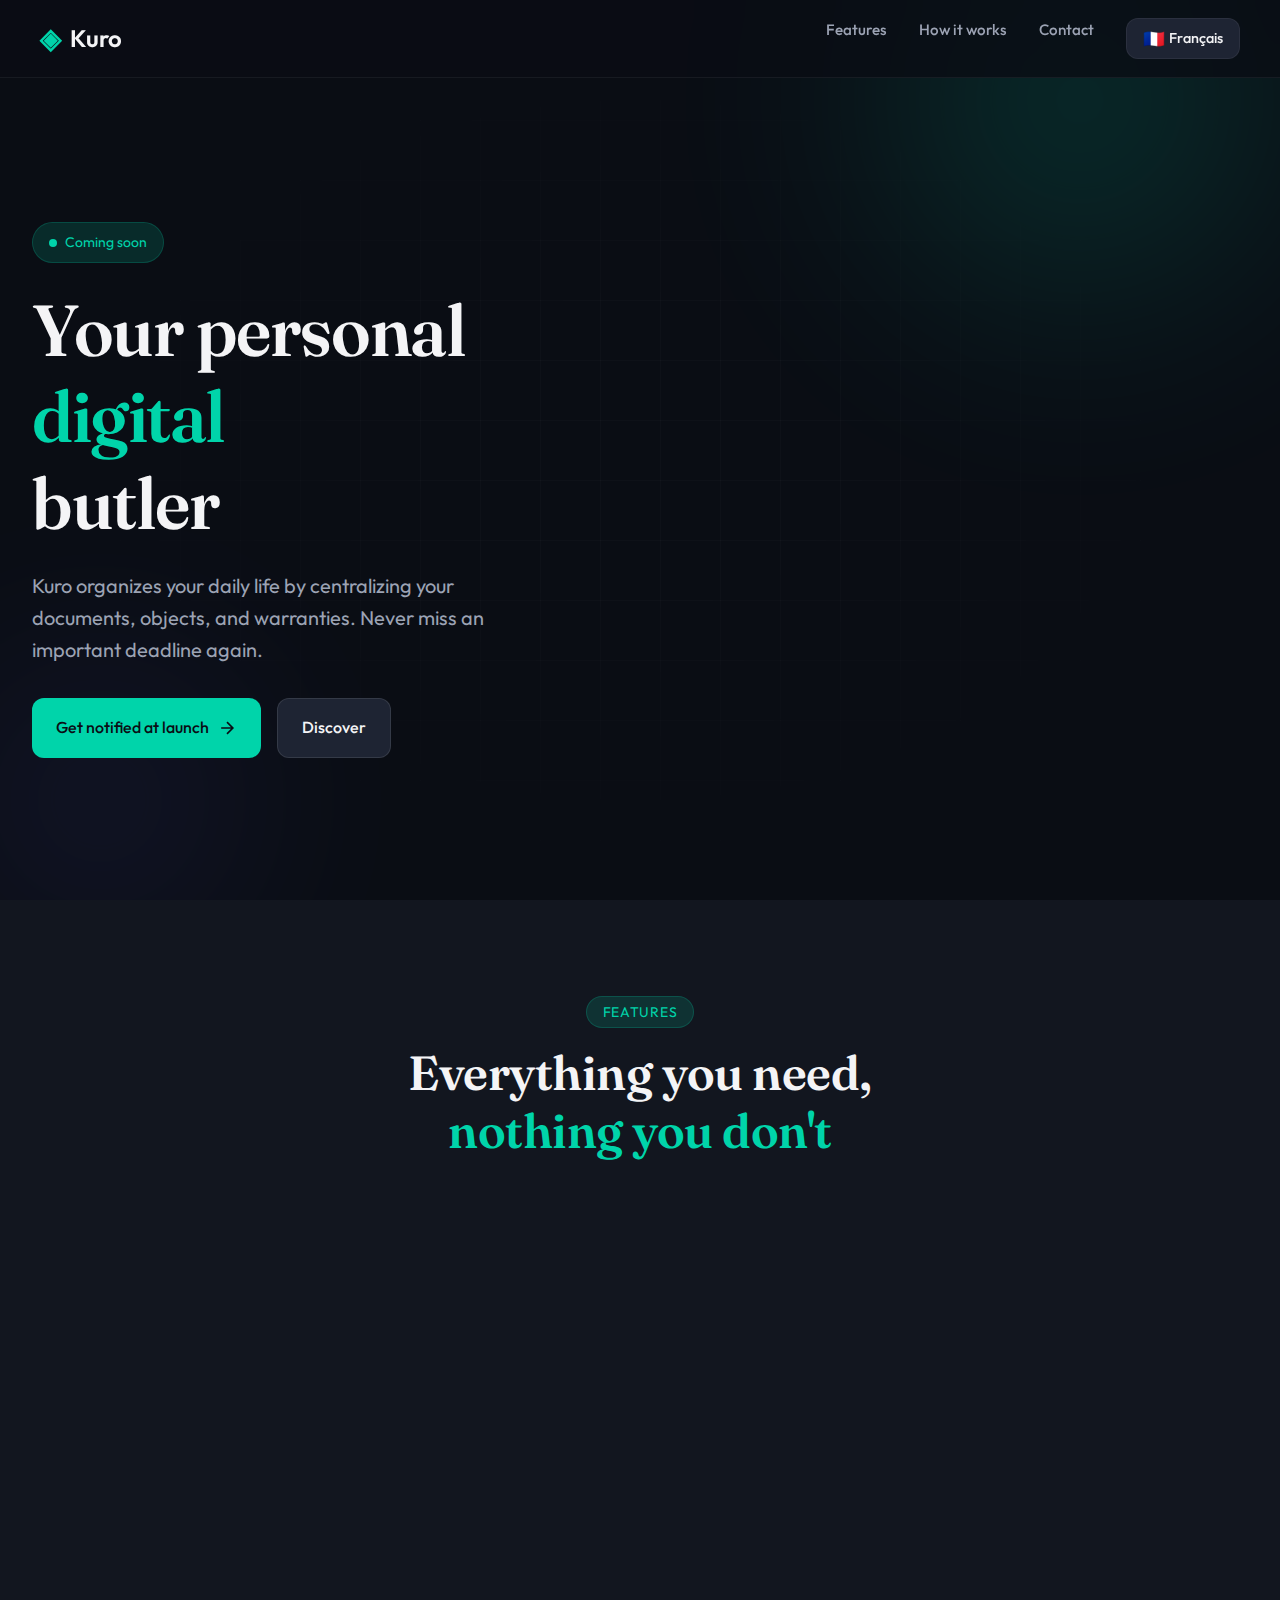
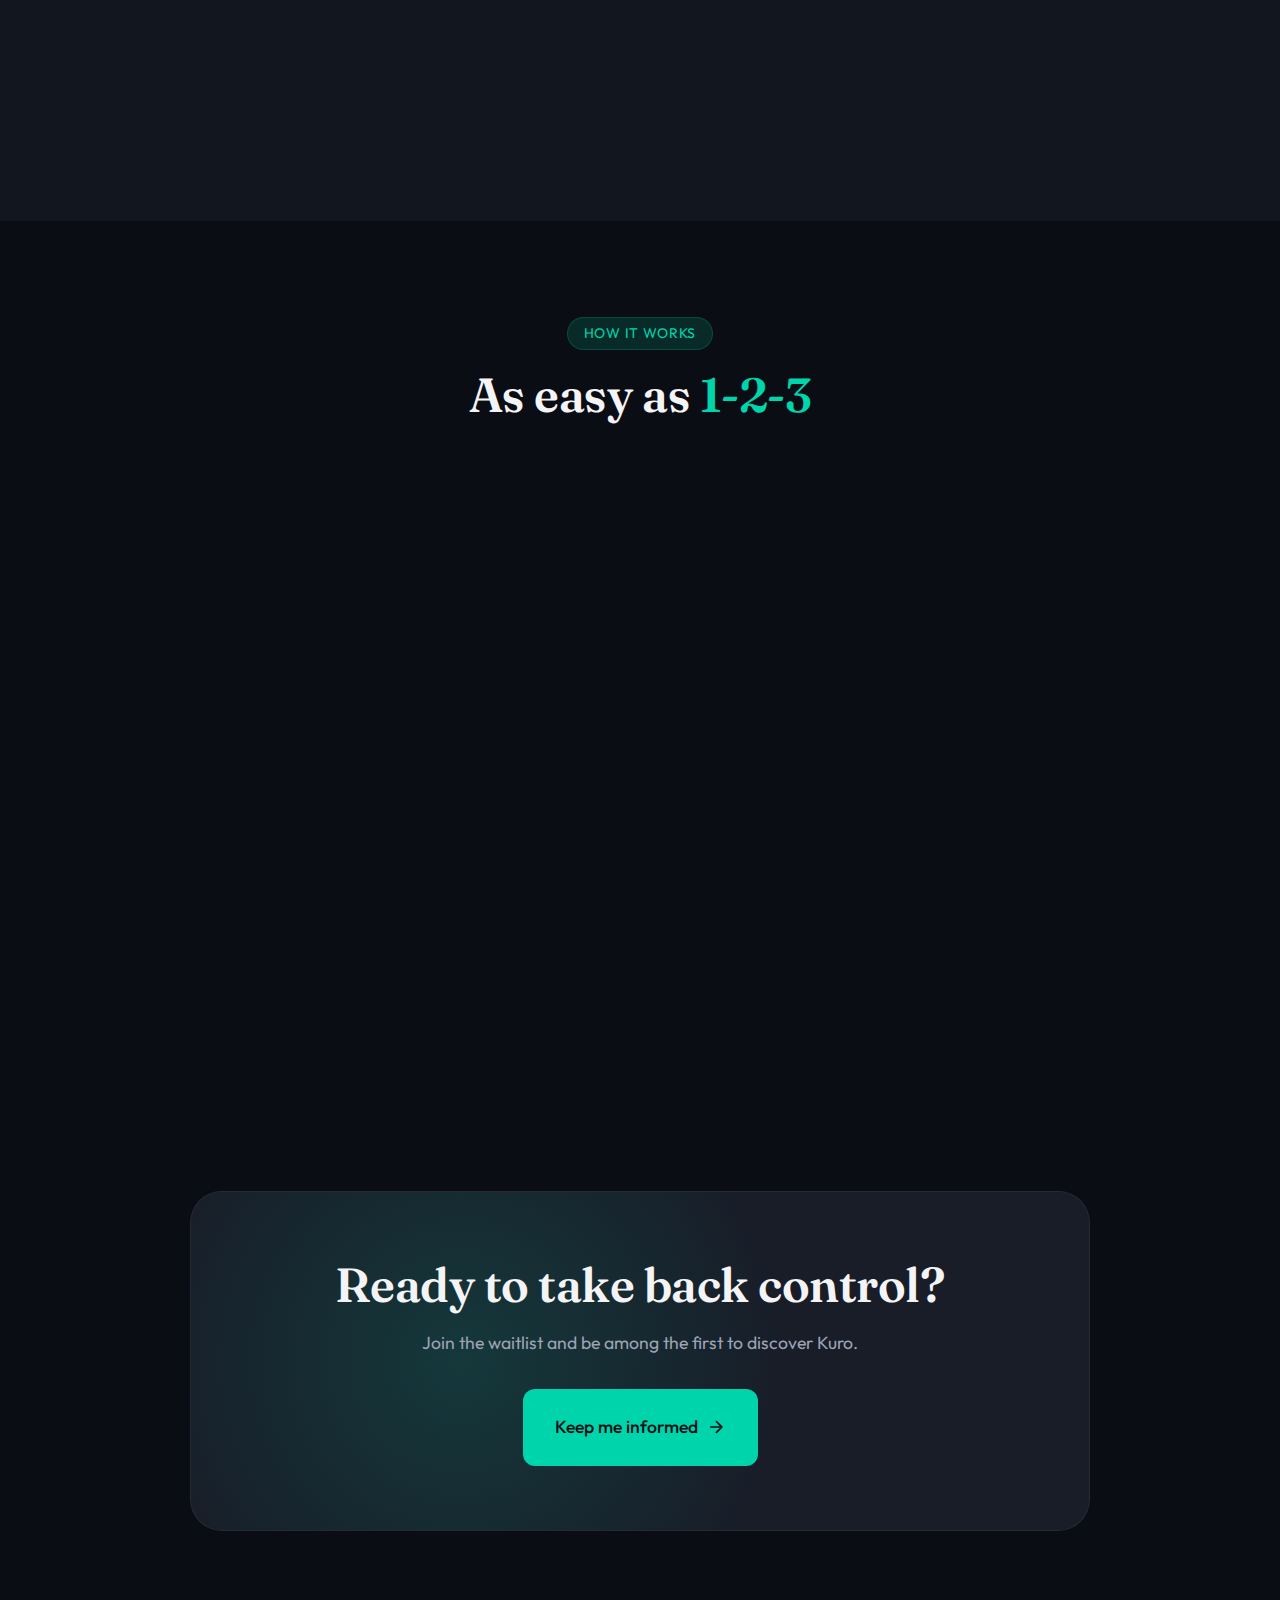
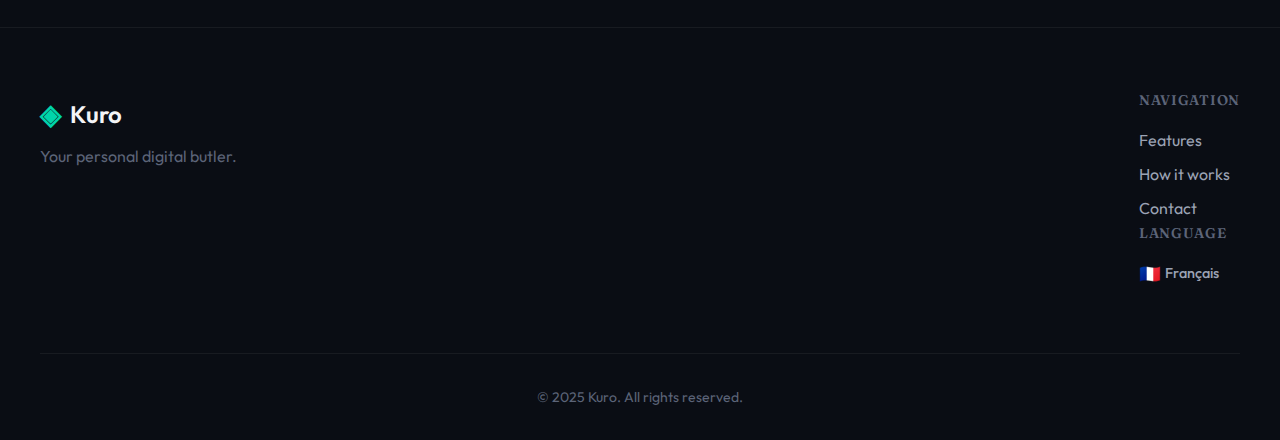
<file: index.html>
<!DOCTYPE html>
<html lang="fr">
<head>
    <meta charset="UTF-8">
    <meta name="viewport" content="width=device-width, initial-scale=1.0">
    <title>Kuro - Your Digital Butler | Votre Majordome Numérique</title>
    <meta name="description" content="Kuro organizes your daily life by centralizing your documents, objects, and warranties. Never miss an important deadline again.">
    <link rel="stylesheet" href="styles.css">
    <link rel="preconnect" href="https://fonts.googleapis.com">
    <link rel="preconnect" href="https://fonts.gstatic.com" crossorigin>
    <link href="https://fonts.googleapis.com/css2?family=Outfit:wght@300;400;500;600;700&family=Fraunces:opsz,wght@9..144,400;9..144,600;9..144,700&display=swap" rel="stylesheet">
</head>
<body>
    <!-- Navigation -->
    <nav class="navbar">
        <div class="nav-container">
            <a href="/" class="logo">
                <span class="logo-icon">◈</span>
                <span class="logo-text">Kuro</span>
            </a>
            <div class="nav-links">
                <a href="#features" data-i18n="nav.features">Fonctionnalités</a>
                <a href="#how-it-works" data-i18n="nav.how">Comment ça marche</a>
                <a href="contact.html" data-i18n="nav.contact">Contact</a>
                <button class="lang-switch" aria-label="Change language">
                    <span class="flag">🇬🇧</span>
                    <span class="lang-label">English</span>
                </button>
            </div>
            <button class="mobile-menu-btn" aria-label="Menu">
                <span></span>
                <span></span>
                <span></span>
            </button>
        </div>
    </nav>

    <!-- Mobile Menu -->
    <div class="mobile-menu">
        <a href="#features" data-i18n="nav.features">Fonctionnalités</a>
        <a href="#how-it-works" data-i18n="nav.how">Comment ça marche</a>
        <a href="contact.html" data-i18n="nav.contact">Contact</a>
        <button class="lang-switch mobile-lang">
            <span class="flag">🇬🇧</span>
            <span class="lang-label">English</span>
        </button>
    </div>

    <!-- Hero Section -->
    <section class="hero">
        <div class="hero-bg">
            <div class="grid-pattern"></div>
            <div class="gradient-orb orb-1"></div>
            <div class="gradient-orb orb-2"></div>
        </div>
        <div class="hero-content">
            <div class="hero-badge">
                <span class="badge-dot"></span>
                <span data-i18n="hero.badge">Bientôt disponible</span>
            </div>
            <h1>
                <span data-i18n="hero.title.1">Votre</span> <span class="highlight" data-i18n="hero.title.highlight">majordome</span><br>
                <span data-i18n="hero.title.2">numérique</span>
            </h1>
            <p class="hero-subtitle" data-i18n="hero.subtitle">
                Kuro organise votre vie quotidienne en centralisant vos documents, 
                objets et garanties. Ne ratez plus jamais une échéance importante.
            </p>
            <div class="hero-cta">
                <a href="contact.html" class="btn btn-primary">
                    <span data-i18n="hero.cta.primary">Être notifié du lancement</span>
                    <svg width="20" height="20" viewBox="0 0 24 24" fill="none" stroke="currentColor" stroke-width="2">
                        <path d="M5 12h14M12 5l7 7-7 7"/>
                    </svg>
                </a>
                <a href="#features" class="btn btn-secondary" data-i18n="hero.cta.secondary">Découvrir</a>
            </div>
        </div>
        <div class="hero-visual">
            <div class="device-frame">
                <div class="device-screen">
                    <div class="app-preview">
                        <div class="preview-header">
                            <div class="preview-title" data-i18n="preview.title">Mes Objets</div>
                            <div class="preview-count" data-i18n="preview.count">12 éléments</div>
                        </div>
                        <div class="preview-card card-1">
                            <div class="card-icon">📱</div>
                            <div class="card-info">
                                <div class="card-name" data-i18n="preview.item1.name">iPhone 15 Pro</div>
                                <div class="card-meta" data-i18n="preview.item1.meta">Garantie expire dans 8 mois</div>
                            </div>
                            <div class="card-status status-ok"></div>
                        </div>
                        <div class="preview-card card-2">
                            <div class="card-icon">🖥️</div>
                            <div class="card-info">
                                <div class="card-name" data-i18n="preview.item2.name">MacBook Pro M3</div>
                                <div class="card-meta" data-i18n="preview.item2.meta">Garantie expire dans 2 ans</div>
                            </div>
                            <div class="card-status status-ok"></div>
                        </div>
                        <div class="preview-card card-3">
                            <div class="card-icon">🔧</div>
                            <div class="card-info">
                                <div class="card-name" data-i18n="preview.item3.name">Lave-vaisselle Bosch</div>
                                <div class="card-meta" data-i18n="preview.item3.meta">⚠️ Garantie expire bientôt</div>
                            </div>
                            <div class="card-status status-warning"></div>
                        </div>
                    </div>
                </div>
            </div>
        </div>
    </section>

    <!-- Features Section -->
    <section id="features" class="features">
        <div class="section-container">
            <div class="section-header">
                <span class="section-tag" data-i18n="features.tag">Fonctionnalités</span>
                <h2><span data-i18n="features.title.1">Tout ce dont vous avez besoin,</span><br><span class="highlight" data-i18n="features.title.highlight">rien de superflu</span></h2>
            </div>
            <div class="features-grid">
                <div class="feature-card">
                    <div class="feature-icon">
                        <svg width="32" height="32" viewBox="0 0 24 24" fill="none" stroke="currentColor" stroke-width="1.5">
                            <path d="M14 2H6a2 2 0 0 0-2 2v16a2 2 0 0 0 2 2h12a2 2 0 0 0 2-2V8z"/>
                            <polyline points="14,2 14,8 20,8"/>
                            <line x1="16" y1="13" x2="8" y2="13"/>
                            <line x1="16" y1="17" x2="8" y2="17"/>
                            <polyline points="10,9 9,9 8,9"/>
                        </svg>
                    </div>
                    <h3 data-i18n="features.documents.title">Gestion de documents</h3>
                    <p data-i18n="features.documents.desc">Centralisez vos factures, garanties et manuels. Retrouvez n'importe quel document en quelques secondes.</p>
                </div>
                <div class="feature-card">
                    <div class="feature-icon">
                        <svg width="32" height="32" viewBox="0 0 24 24" fill="none" stroke="currentColor" stroke-width="1.5">
                            <path d="M21 16V8a2 2 0 0 0-1-1.73l-7-4a2 2 0 0 0-2 0l-7 4A2 2 0 0 0 3 8v8a2 2 0 0 0 1 1.73l7 4a2 2 0 0 0 2 0l7-4A2 2 0 0 0 21 16z"/>
                            <polyline points="3.27,6.96 12,12.01 20.73,6.96"/>
                            <line x1="12" y1="22.08" x2="12" y2="12"/>
                        </svg>
                    </div>
                    <h3 data-i18n="features.inventory.title">Inventaire d'objets</h3>
                    <p data-i18n="features.inventory.desc">Cataloguez tous vos biens : électroménager, électronique, mobilier. Chaque objet a sa fiche complète.</p>
                </div>
                <div class="feature-card">
                    <div class="feature-icon">
                        <svg width="32" height="32" viewBox="0 0 24 24" fill="none" stroke="currentColor" stroke-width="1.5">
                            <circle cx="12" cy="12" r="10"/>
                            <polyline points="12,6 12,12 16,14"/>
                        </svg>
                    </div>
                    <h3 data-i18n="features.reminders.title">Rappels intelligents</h3>
                    <p data-i18n="features.reminders.desc">Notifications automatiques pour les garanties qui expirent, les entretiens à prévoir et les échéances importantes.</p>
                </div>
                <div class="feature-card">
                    <div class="feature-icon">
                        <svg width="32" height="32" viewBox="0 0 24 24" fill="none" stroke="currentColor" stroke-width="1.5">
                            <path d="M12 22s8-4 8-10V5l-8-3-8 3v7c0 6 8 10 8 10z"/>
                        </svg>
                    </div>
                    <h3 data-i18n="features.security.title">Données sécurisées</h3>
                    <p data-i18n="features.security.desc">Vos informations restent privées et protégées. Synchronisation chiffrée sur tous vos appareils.</p>
                </div>
                <div class="feature-card">
                    <div class="feature-icon">
                        <svg width="32" height="32" viewBox="0 0 24 24" fill="none" stroke="currentColor" stroke-width="1.5">
                            <circle cx="11" cy="11" r="8"/>
                            <path d="m21 21-4.35-4.35"/>
                        </svg>
                    </div>
                    <h3 data-i18n="features.search.title">Recherche rapide</h3>
                    <p data-i18n="features.search.desc">Trouvez instantanément n'importe quel objet ou document grâce à notre moteur de recherche intelligent.</p>
                </div>
                <div class="feature-card">
                    <div class="feature-icon">
                        <svg width="32" height="32" viewBox="0 0 24 24" fill="none" stroke="currentColor" stroke-width="1.5">
                            <path d="M3 9l9-7 9 7v11a2 2 0 0 1-2 2H5a2 2 0 0 1-2-2z"/>
                            <polyline points="9,22 9,12 15,12 15,22"/>
                        </svg>
                    </div>
                    <h3 data-i18n="features.rooms.title">Organisation par pièce</h3>
                    <p data-i18n="features.rooms.desc">Organisez vos objets par pièce de votre maison pour une navigation intuitive et logique.</p>
                </div>
            </div>
        </div>
    </section>

    <!-- How it works -->
    <section id="how-it-works" class="how-it-works">
        <div class="section-container">
            <div class="section-header">
                <span class="section-tag" data-i18n="how.tag">Comment ça marche</span>
                <h2><span data-i18n="how.title.1">Simple comme</span> <span class="highlight" data-i18n="how.title.highlight">bonjour</span></h2>
            </div>
            <div class="steps">
                <div class="step">
                    <div class="step-number">01</div>
                    <div class="step-content">
                        <h3 data-i18n="how.step1.title">Ajoutez vos objets</h3>
                        <p data-i18n="how.step1.desc">Prenez une photo, scannez le code-barres ou entrez manuellement les informations de vos biens.</p>
                    </div>
                </div>
                <div class="step">
                    <div class="step-number">02</div>
                    <div class="step-content">
                        <h3 data-i18n="how.step2.title">Attachez les documents</h3>
                        <p data-i18n="how.step2.desc">Liez les factures, garanties et manuels à chaque objet pour tout avoir au même endroit.</p>
                    </div>
                </div>
                <div class="step">
                    <div class="step-number">03</div>
                    <div class="step-content">
                        <h3 data-i18n="how.step3.title">Recevez des rappels</h3>
                        <p data-i18n="how.step3.desc">Kuro vous prévient avant l'expiration des garanties et vous rappelle les entretiens à effectuer.</p>
                    </div>
                </div>
            </div>
        </div>
    </section>

    <!-- CTA Section -->
    <section class="cta-section">
        <div class="cta-container">
            <div class="cta-bg">
                <div class="cta-pattern"></div>
            </div>
            <div class="cta-content">
                <h2 data-i18n="cta.title">Prêt à reprendre le contrôle ?</h2>
                <p data-i18n="cta.subtitle">Rejoignez la liste d'attente et soyez parmi les premiers à découvrir Kuro.</p>
                <a href="contact.html" class="btn btn-primary btn-large">
                    <span data-i18n="cta.button">Me tenir informé</span>
                    <svg width="20" height="20" viewBox="0 0 24 24" fill="none" stroke="currentColor" stroke-width="2">
                        <path d="M5 12h14M12 5l7 7-7 7"/>
                    </svg>
                </a>
            </div>
        </div>
    </section>

    <!-- Footer -->
    <footer class="footer">
        <div class="footer-container">
            <div class="footer-brand">
                <a href="/" class="logo">
                    <span class="logo-icon">◈</span>
                    <span class="logo-text">Kuro</span>
                </a>
                <p data-i18n="footer.tagline">Votre majordome numérique personnel.</p>
            </div>
            <div class="footer-links">
                <div class="footer-col">
                    <h4 data-i18n="footer.nav">Navigation</h4>
                    <a href="#features" data-i18n="nav.features">Fonctionnalités</a>
                    <a href="#how-it-works" data-i18n="nav.how">Comment ça marche</a>
                    <a href="contact.html" data-i18n="nav.contact">Contact</a>
                </div>
                <div class="footer-col">
                    <h4 data-i18n="footer.language">Langue</h4>
                    <button class="lang-switch footer-lang">
                        <span class="flag">🇬🇧</span>
                        <span class="lang-label">English</span>
                    </button>
                </div>
            </div>
            <div class="footer-bottom">
                <p data-i18n="footer.rights">© 2025 Kuro. Tous droits réservés.</p>
            </div>
        </div>
    </footer>

    <script src="i18n/translations.js"></script>
    <script src="i18n/i18n.js"></script>
    <script src="script.js"></script>
</body>
</html>
</file>
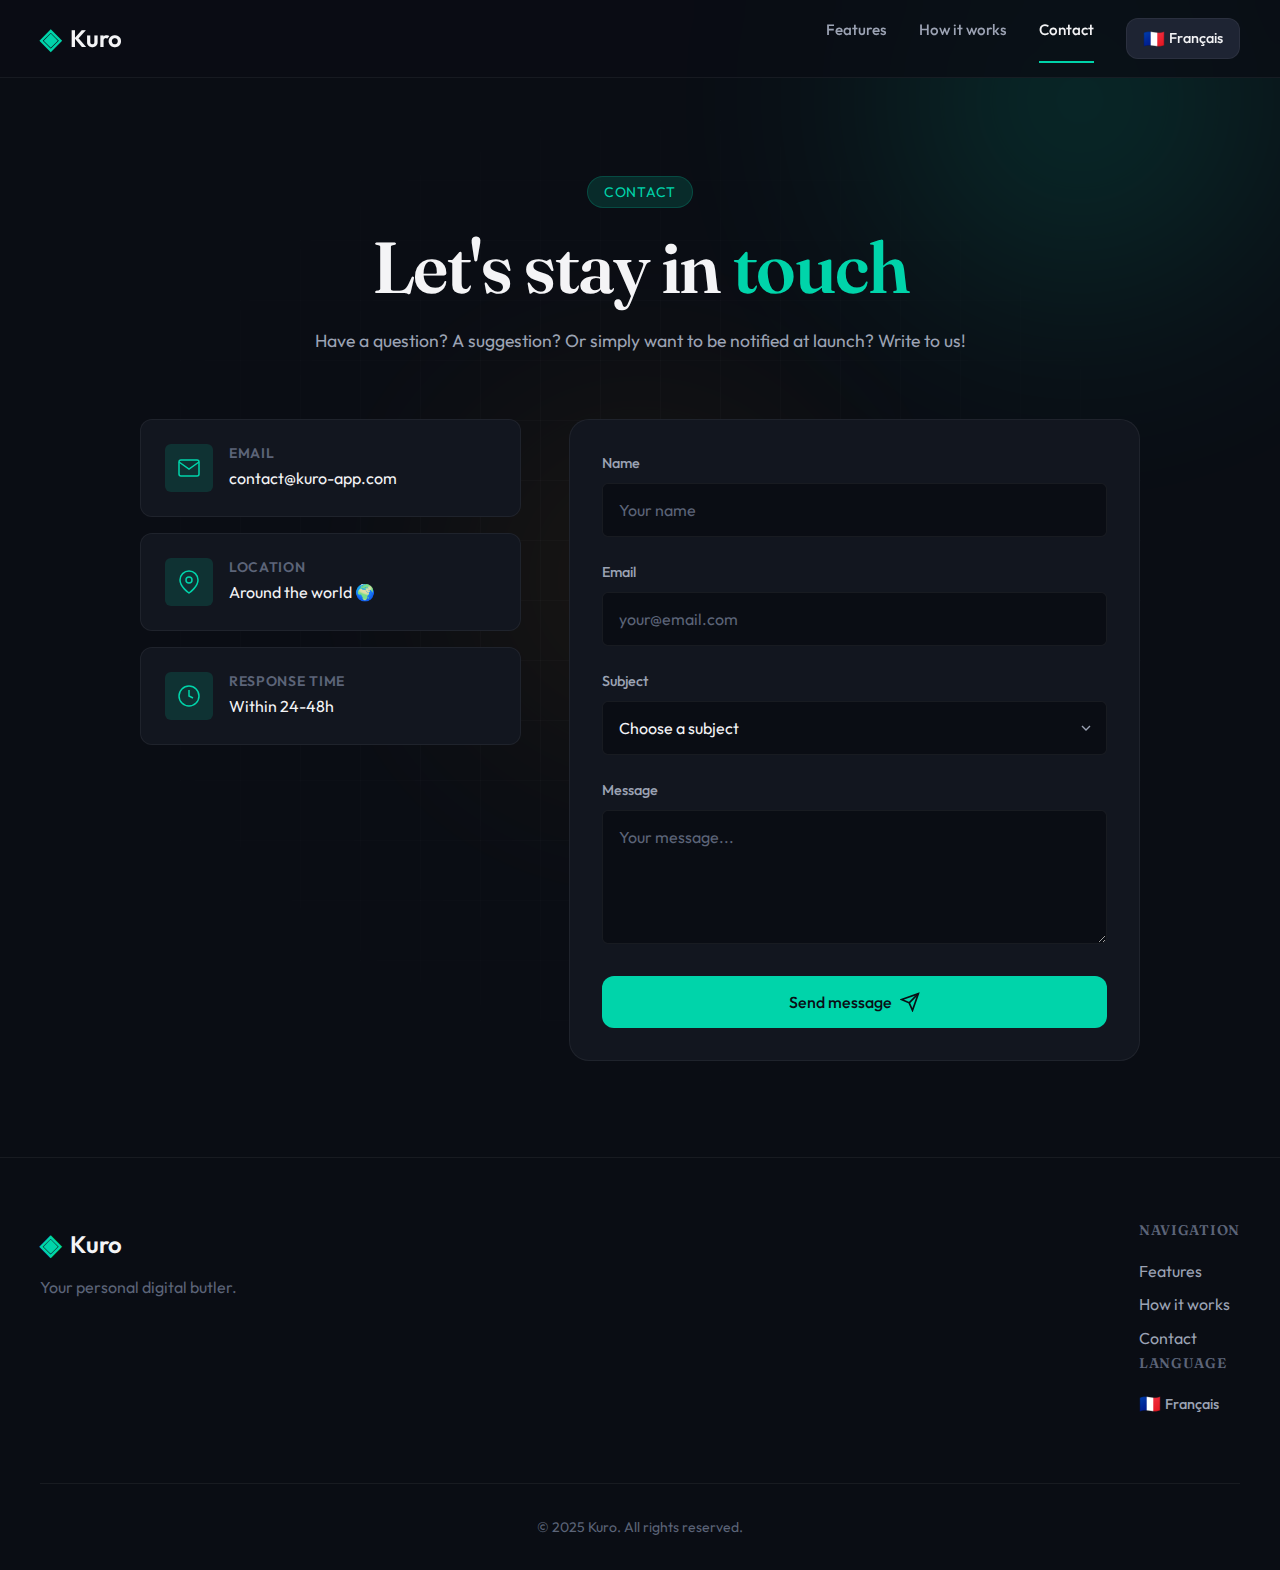
<file: contact.html>
<!DOCTYPE html>
<html lang="fr">
<head>
    <meta charset="UTF-8">
    <meta name="viewport" content="width=device-width, initial-scale=1.0">
    <title>Contact - Kuro</title>
    <meta name="description" content="Contact the Kuro team for any questions or to join the waitlist.">
    <link rel="stylesheet" href="styles.css">
    <link rel="preconnect" href="https://fonts.googleapis.com">
    <link rel="preconnect" href="https://fonts.gstatic.com" crossorigin>
    <link href="https://fonts.googleapis.com/css2?family=Outfit:wght@300;400;500;600;700&family=Fraunces:opsz,wght@9..144,400;9..144,600;9..144,700&display=swap" rel="stylesheet">
</head>
<body>
    <!-- Navigation -->
    <nav class="navbar">
        <div class="nav-container">
            <a href="/" class="logo">
                <span class="logo-icon">◈</span>
                <span class="logo-text">Kuro</span>
            </a>
            <div class="nav-links">
                <a href="index.html#features" data-i18n="nav.features">Fonctionnalités</a>
                <a href="index.html#how-it-works" data-i18n="nav.how">Comment ça marche</a>
                <a href="contact.html" class="active" data-i18n="nav.contact">Contact</a>
                <button class="lang-switch" aria-label="Change language">
                    <span class="flag">🇬🇧</span>
                    <span class="lang-label">English</span>
                </button>
            </div>
            <button class="mobile-menu-btn" aria-label="Menu">
                <span></span>
                <span></span>
                <span></span>
            </button>
        </div>
    </nav>

    <!-- Mobile Menu -->
    <div class="mobile-menu">
        <a href="index.html#features" data-i18n="nav.features">Fonctionnalités</a>
        <a href="index.html#how-it-works" data-i18n="nav.how">Comment ça marche</a>
        <a href="contact.html" data-i18n="nav.contact">Contact</a>
        <button class="lang-switch mobile-lang">
            <span class="flag">🇬🇧</span>
            <span class="lang-label">English</span>
        </button>
    </div>

    <!-- Contact Section -->
    <section class="contact-hero">
        <div class="contact-bg">
            <div class="grid-pattern"></div>
            <div class="gradient-orb orb-1"></div>
            <div class="gradient-orb orb-3"></div>
        </div>
        <div class="contact-container">
            <div class="contact-header">
                <span class="section-tag" data-i18n="contact.tag">Contact</span>
                <h1><span data-i18n="contact.title.1">Restons en</span> <span class="highlight" data-i18n="contact.title.highlight">contact</span></h1>
                <p data-i18n="contact.subtitle">Une question ? Une suggestion ? Ou simplement envie d'être notifié du lancement ? Écrivez-nous !</p>
            </div>
            
            <div class="contact-content">
                <div class="contact-info">
                    <div class="info-card">
                        <div class="info-icon">
                            <svg width="24" height="24" viewBox="0 0 24 24" fill="none" stroke="currentColor" stroke-width="1.5">
                                <path d="M4 4h16c1.1 0 2 .9 2 2v12c0 1.1-.9 2-2 2H4c-1.1 0-2-.9-2-2V6c0-1.1.9-2 2-2z"/>
                                <polyline points="22,6 12,13 2,6"/>
                            </svg>
                        </div>
                        <div class="info-text">
                            <h3 data-i18n="contact.email.label">Email</h3>
                            <p data-i18n="contact.email.value">contact@curo-app.com</p>
                        </div>
                    </div>
                    <div class="info-card">
                        <div class="info-icon">
                            <svg width="24" height="24" viewBox="0 0 24 24" fill="none" stroke="currentColor" stroke-width="1.5">
                                <path d="M21 10c0 7-9 13-9 13s-9-6-9-13a9 9 0 0 1 18 0z"/>
                                <circle cx="12" cy="10" r="3"/>
                            </svg>
                        </div>
                        <div class="info-text">
                            <h3 data-i18n="contact.location.label">Localisation</h3>
                            <p data-i18n="contact.location.value">Paris, France 🇫🇷</p>
                        </div>
                    </div>
                    <div class="info-card">
                        <div class="info-icon">
                            <svg width="24" height="24" viewBox="0 0 24 24" fill="none" stroke="currentColor" stroke-width="1.5">
                                <circle cx="12" cy="12" r="10"/>
                                <polyline points="12,6 12,12 16,14"/>
                            </svg>
                        </div>
                        <div class="info-text">
                            <h3 data-i18n="contact.response.label">Réponse</h3>
                            <p data-i18n="contact.response.value">Sous 24-48h</p>
                        </div>
                    </div>
                </div>
                
                <form class="contact-form" id="contactForm">
                    <div class="form-group">
                        <label for="name" data-i18n="contact.form.name">Nom</label>
                        <input type="text" id="name" name="name" data-i18n-placeholder="contact.form.name.placeholder" placeholder="Votre nom" required>
                    </div>
                    <div class="form-group">
                        <label for="email" data-i18n="contact.form.email">Email</label>
                        <input type="email" id="email" name="email" data-i18n-placeholder="contact.form.email.placeholder" placeholder="votre@email.com" required>
                    </div>
                    <div class="form-group">
                        <label for="subject" data-i18n="contact.form.subject">Sujet</label>
                        <select id="subject" name="subject" data-i18n-options required>
                            <option value="" disabled selected data-i18n="contact.form.subject.placeholder">Choisir un sujet</option>
                            <option value="waitlist" data-i18n="contact.form.subject.waitlist">Rejoindre la liste d'attente</option>
                            <option value="question" data-i18n="contact.form.subject.question">Question générale</option>
                            <option value="feature" data-i18n="contact.form.subject.feature">Suggestion de fonctionnalité</option>
                            <option value="partnership" data-i18n="contact.form.subject.partnership">Partenariat</option>
                            <option value="other" data-i18n="contact.form.subject.other">Autre</option>
                        </select>
                    </div>
                    <div class="form-group">
                        <label for="message" data-i18n="contact.form.message">Message</label>
                        <textarea id="message" name="message" data-i18n-placeholder="contact.form.message.placeholder" placeholder="Votre message..." rows="5" required></textarea>
                    </div>
                    <button type="submit" class="btn btn-primary btn-full">
                        <span data-i18n="contact.form.submit">Envoyer le message</span>
                        <svg width="20" height="20" viewBox="0 0 24 24" fill="none" stroke="currentColor" stroke-width="2">
                            <line x1="22" y1="2" x2="11" y2="13"/>
                            <polygon points="22,2 15,22 11,13 2,9"/>
                        </svg>
                    </button>
                </form>
            </div>
        </div>
    </section>

    <!-- Success Modal -->
    <div class="modal" id="successModal">
        <div class="modal-content">
            <div class="modal-icon">
                <svg width="48" height="48" viewBox="0 0 24 24" fill="none" stroke="currentColor" stroke-width="2">
                    <path d="M22 11.08V12a10 10 0 1 1-5.93-9.14"/>
                    <polyline points="22,4 12,14.01 9,11.01"/>
                </svg>
            </div>
            <h3 data-i18n="contact.modal.title">Message envoyé !</h3>
            <p data-i18n="contact.modal.text">Merci pour votre message. Nous vous répondrons dans les plus brefs délais.</p>
            <button class="btn btn-primary" onclick="closeModal()" data-i18n="contact.modal.close">Fermer</button>
        </div>
    </div>

    <!-- Footer -->
    <footer class="footer">
        <div class="footer-container">
            <div class="footer-brand">
                <a href="/" class="logo">
                    <span class="logo-icon">◈</span>
                    <span class="logo-text">Kuro</span>
                </a>
                <p data-i18n="footer.tagline">Votre majordome numérique personnel.</p>
            </div>
            <div class="footer-links">
                <div class="footer-col">
                    <h4 data-i18n="footer.nav">Navigation</h4>
                    <a href="index.html#features" data-i18n="nav.features">Fonctionnalités</a>
                    <a href="index.html#how-it-works" data-i18n="nav.how">Comment ça marche</a>
                    <a href="contact.html" data-i18n="nav.contact">Contact</a>
                </div>
                <div class="footer-col">
                    <h4 data-i18n="footer.language">Langue</h4>
                    <button class="lang-switch footer-lang">
                        <span class="flag">🇬🇧</span>
                        <span class="lang-label">English</span>
                    </button>
                </div>
            </div>
            <div class="footer-bottom">
                <p data-i18n="footer.rights">© 2025 Kuro. Tous droits réservés.</p>
            </div>
        </div>
    </footer>

    <script src="i18n/translations.js"></script>
    <script src="i18n/i18n.js"></script>
    <script src="script.js"></script>
</body>
</html>
</file>
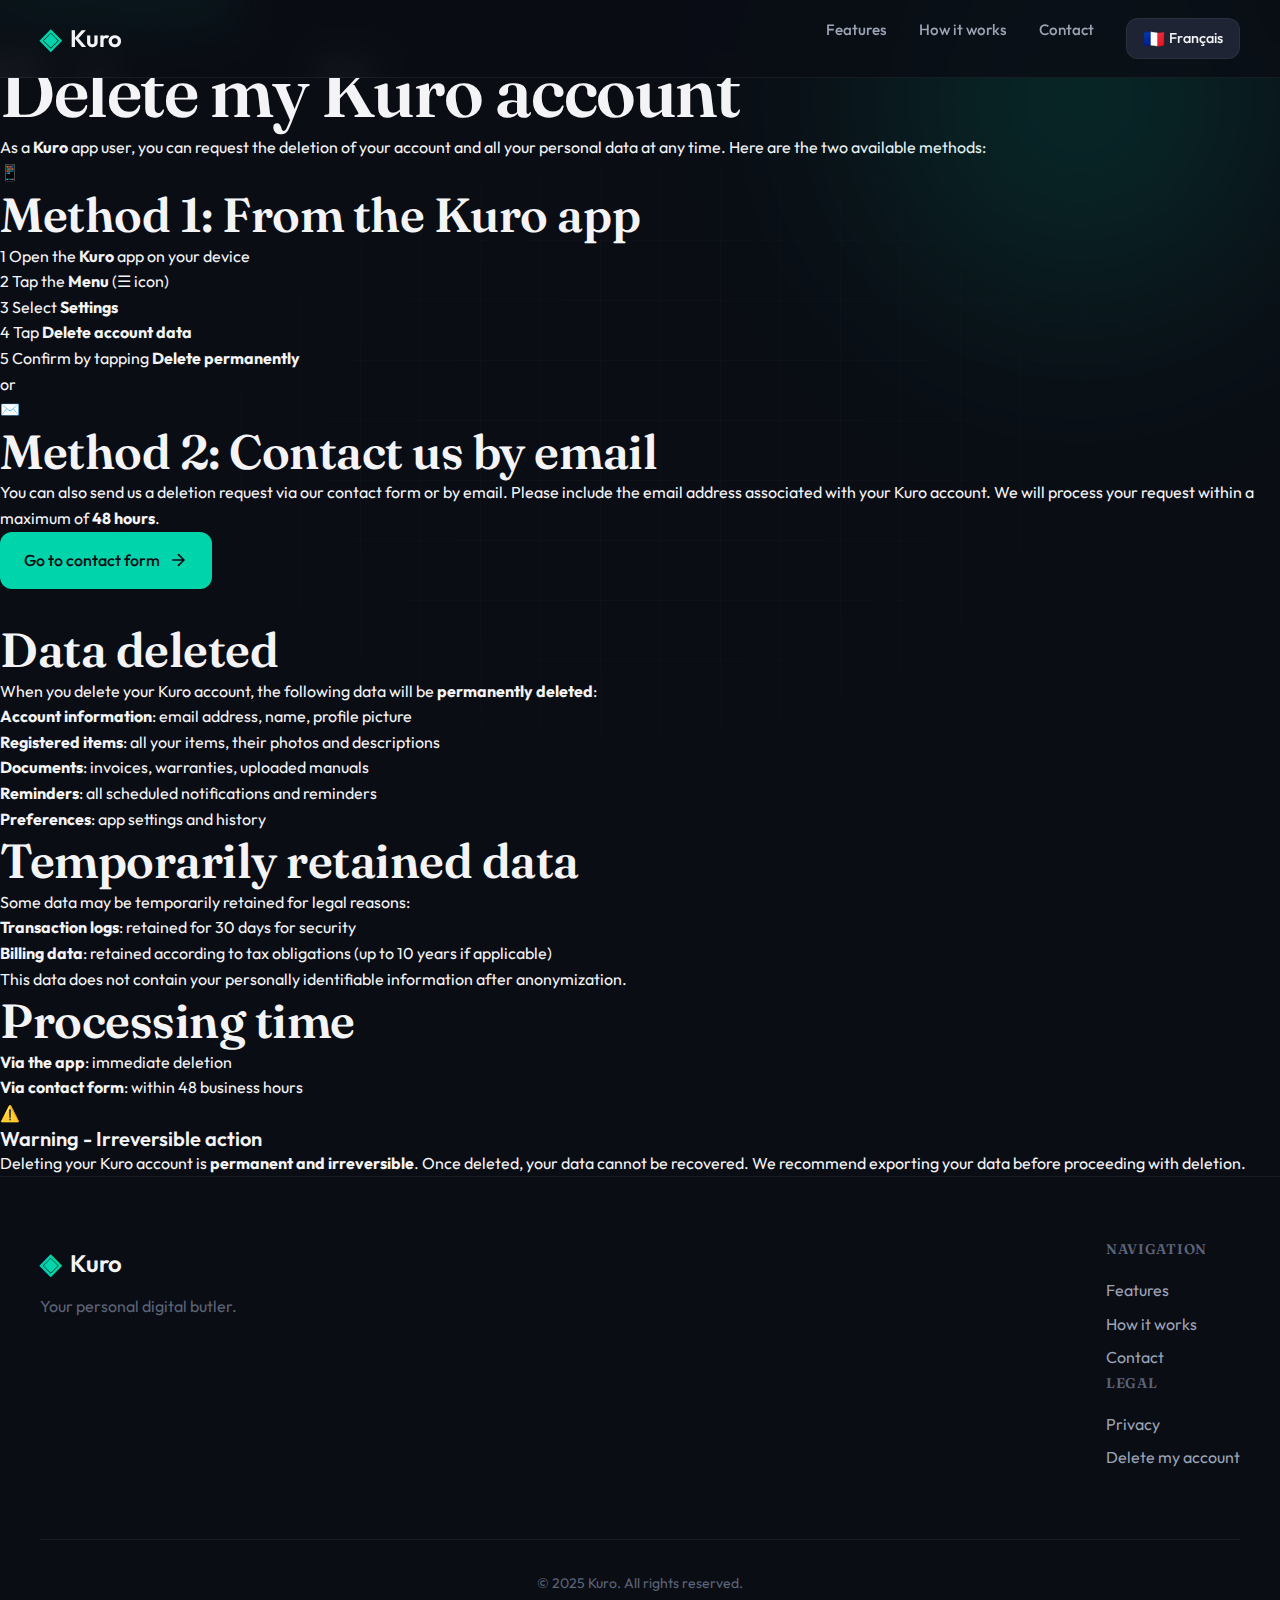
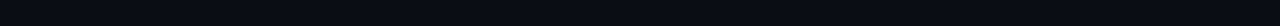
<file: delete-account.html>
<!DOCTYPE html>
<html lang="fr">
<head>
    <meta charset="UTF-8">
    <meta name="viewport" content="width=device-width, initial-scale=1.0">
    <title>Supprimer mon compte - Kuro App</title>
    <meta name="description" content="Comment supprimer votre compte et vos données de l'application Kuro.">
    <link rel="stylesheet" href="styles.css">
    <link rel="preconnect" href="https://fonts.googleapis.com">
    <link rel="preconnect" href="https://fonts.gstatic.com" crossorigin>
    <link href="https://fonts.googleapis.com/css2?family=Outfit:wght@300;400;500;600;700&family=Fraunces:opsz,wght@9..144,400;9..144,600;9..144,700&display=swap" rel="stylesheet">
</head>
<body>
    <!-- Navigation -->
    <nav class="navbar">
        <div class="nav-container">
            <a href="/" class="logo">
                <span class="logo-icon">◈</span>
                <span class="logo-text">Kuro</span>
            </a>
            <div class="nav-links">
                <a href="index.html#features" data-i18n="nav.features">Fonctionnalités</a>
                <a href="index.html#how-it-works" data-i18n="nav.how">Comment ça marche</a>
                <a href="contact.html" data-i18n="nav.contact">Contact</a>
                <button class="lang-switch" aria-label="Change language">
                    <span class="flag">🇬🇧</span>
                    <span class="lang-label">English</span>
                </button>
            </div>
            <button class="mobile-menu-btn" aria-label="Menu">
                <span></span>
                <span></span>
                <span></span>
            </button>
        </div>
    </nav>

    <!-- Mobile Menu -->
    <div class="mobile-menu">
        <a href="index.html#features" data-i18n="nav.features">Fonctionnalités</a>
        <a href="index.html#how-it-works" data-i18n="nav.how">Comment ça marche</a>
        <a href="contact.html" data-i18n="nav.contact">Contact</a>
        <button class="lang-switch mobile-lang">
            <span class="flag">🇬🇧</span>
            <span class="lang-label">English</span>
        </button>
    </div>

    <!-- Delete Account Section -->
    <section class="legal-page">
        <div class="legal-bg">
            <div class="grid-pattern"></div>
            <div class="gradient-orb orb-1"></div>
        </div>
        <div class="legal-container">
            <div class="legal-header">
                <span class="section-tag" data-i18n="delete.tag">Kuro App - Données personnelles</span>
                <h1 data-i18n="delete.title">Supprimer mon compte Kuro</h1>
            </div>
            
            <div class="legal-content">
                <div class="legal-card">
                    <p class="legal-intro" data-i18n="delete.intro">
                        En tant qu'utilisateur de l'application <strong>Kuro</strong>, vous pouvez à tout moment demander la suppression de votre compte et de toutes vos données personnelles. Voici les deux méthodes disponibles :
                    </p>

                    <div class="delete-method">
                        <div class="method-header">
                            <div class="method-icon">📱</div>
                            <h2 data-i18n="delete.method1.title">Méthode 1 : Depuis l'application Kuro</h2>
                        </div>
                        <div class="method-steps">
                            <div class="step-item">
                                <span class="step-num">1</span>
                                <span data-i18n="delete.method1.step1">Ouvrez l'application <strong>Kuro</strong> sur votre appareil</span>
                            </div>
                            <div class="step-item">
                                <span class="step-num">2</span>
                                <span data-i18n="delete.method1.step2">Appuyez sur le <strong>Menu</strong> (icône ☰)</span>
                            </div>
                            <div class="step-item">
                                <span class="step-num">3</span>
                                <span data-i18n="delete.method1.step3">Sélectionnez <strong>Réglages</strong></span>
                            </div>
                            <div class="step-item">
                                <span class="step-num">4</span>
                                <span data-i18n="delete.method1.step4">Appuyez sur <strong>Supprimer les données du compte</strong></span>
                            </div>
                            <div class="step-item">
                                <span class="step-num">5</span>
                                <span data-i18n="delete.method1.step5">Confirmez en appuyant sur <strong>Supprimer définitivement</strong></span>
                            </div>
                        </div>
                    </div>

                    <div class="method-divider">
                        <span data-i18n="delete.or">ou</span>
                    </div>

                    <div class="delete-method">
                        <div class="method-header">
                            <div class="method-icon">✉️</div>
                            <h2 data-i18n="delete.method2.title">Méthode 2 : Nous contacter par email</h2>
                        </div>
                        <p data-i18n="delete.method2.desc">
                            Vous pouvez également nous envoyer une demande de suppression via notre formulaire de contact ou par email. Veuillez inclure l'adresse email associée à votre compte Kuro. Nous traiterons votre demande dans un délai maximum de <strong>48 heures</strong>.
                        </p>
                        <a href="contact.html" class="btn btn-primary">
                            <span data-i18n="delete.method2.button">Accéder au formulaire de contact</span>
                            <svg width="20" height="20" viewBox="0 0 24 24" fill="none" stroke="currentColor" stroke-width="2">
                                <path d="M5 12h14M12 5l7 7-7 7"/>
                            </svg>
                        </a>
                    </div>

                    <!-- Data Types Section -->
                    <div class="legal-section" style="margin-top: var(--space-xl);">
                        <h2 data-i18n="delete.data.title">Données supprimées</h2>
                        <p data-i18n="delete.data.intro">Lors de la suppression de votre compte Kuro, les données suivantes seront <strong>définitivement supprimées</strong> :</p>
                        <ul>
                            <li data-i18n="delete.data.item1"><strong>Informations de compte</strong> : adresse email, nom, photo de profil</li>
                            <li data-i18n="delete.data.item2"><strong>Objets enregistrés</strong> : tous vos objets, leurs photos et descriptions</li>
                            <li data-i18n="delete.data.item3"><strong>Documents</strong> : factures, garanties, manuels téléchargés</li>
                            <li data-i18n="delete.data.item4"><strong>Rappels</strong> : toutes les notifications et rappels programmés</li>
                            <li data-i18n="delete.data.item5"><strong>Préférences</strong> : paramètres de l'application et historique</li>
                        </ul>
                    </div>

                    <!-- Retained Data Section -->
                    <div class="legal-section">
                        <h2 data-i18n="delete.retained.title">Données conservées temporairement</h2>
                        <p data-i18n="delete.retained.intro">Certaines données peuvent être conservées temporairement pour des raisons légales :</p>
                        <ul>
                            <li data-i18n="delete.retained.item1"><strong>Logs de transaction</strong> : conservés 30 jours pour la sécurité</li>
                            <li data-i18n="delete.retained.item2"><strong>Données de facturation</strong> : conservées selon les obligations fiscales (jusqu'à 10 ans si applicable)</li>
                        </ul>
                        <p data-i18n="delete.retained.note">Ces données ne contiennent pas vos informations personnelles identifiables après anonymisation.</p>
                    </div>

                    <!-- Processing Time -->
                    <div class="legal-section">
                        <h2 data-i18n="delete.time.title">Délai de traitement</h2>
                        <ul>
                            <li data-i18n="delete.time.item1"><strong>Via l'application</strong> : suppression immédiate</li>
                            <li data-i18n="delete.time.item2"><strong>Via formulaire de contact</strong> : sous 48 heures ouvrées</li>
                        </ul>
                    </div>

                    <div class="warning-box">
                        <div class="warning-icon">⚠️</div>
                        <div class="warning-content">
                            <h3 data-i18n="delete.warning.title">Attention - Action irréversible</h3>
                            <p data-i18n="delete.warning.text">
                                La suppression de votre compte Kuro est <strong>définitive et irréversible</strong>. Une fois supprimées, vos données ne pourront pas être récupérées. Nous vous conseillons d'exporter vos données avant de procéder à la suppression.
                            </p>
                        </div>
                    </div>
                </div>
            </div>
        </div>
    </section>

    <!-- Footer -->
    <footer class="footer">
        <div class="footer-container">
            <div class="footer-brand">
                <a href="/" class="logo">
                    <span class="logo-icon">◈</span>
                    <span class="logo-text">Kuro</span>
                </a>
                <p data-i18n="footer.tagline">Votre majordome numérique personnel.</p>
            </div>
            <div class="footer-links">
                <div class="footer-col">
                    <h4 data-i18n="footer.nav">Navigation</h4>
                    <a href="index.html#features" data-i18n="nav.features">Fonctionnalités</a>
                    <a href="index.html#how-it-works" data-i18n="nav.how">Comment ça marche</a>
                    <a href="contact.html" data-i18n="nav.contact">Contact</a>
                </div>
                <div class="footer-col">
                    <h4 data-i18n="footer.legal">Légal</h4>
                    <a href="privacy.html" data-i18n="footer.privacy">Confidentialité</a>
                    <a href="delete-account.html" data-i18n="footer.delete">Supprimer mon compte</a>
                </div>
            </div>
            <div class="footer-bottom">
                <p data-i18n="footer.rights">© 2025 Kuro. Tous droits réservés.</p>
            </div>
        </div>
    </footer>

    <script src="i18n/translations.js"></script>
    <script src="i18n/i18n.js"></script>
    <script src="script.js"></script>
</body>
</html>
</file>
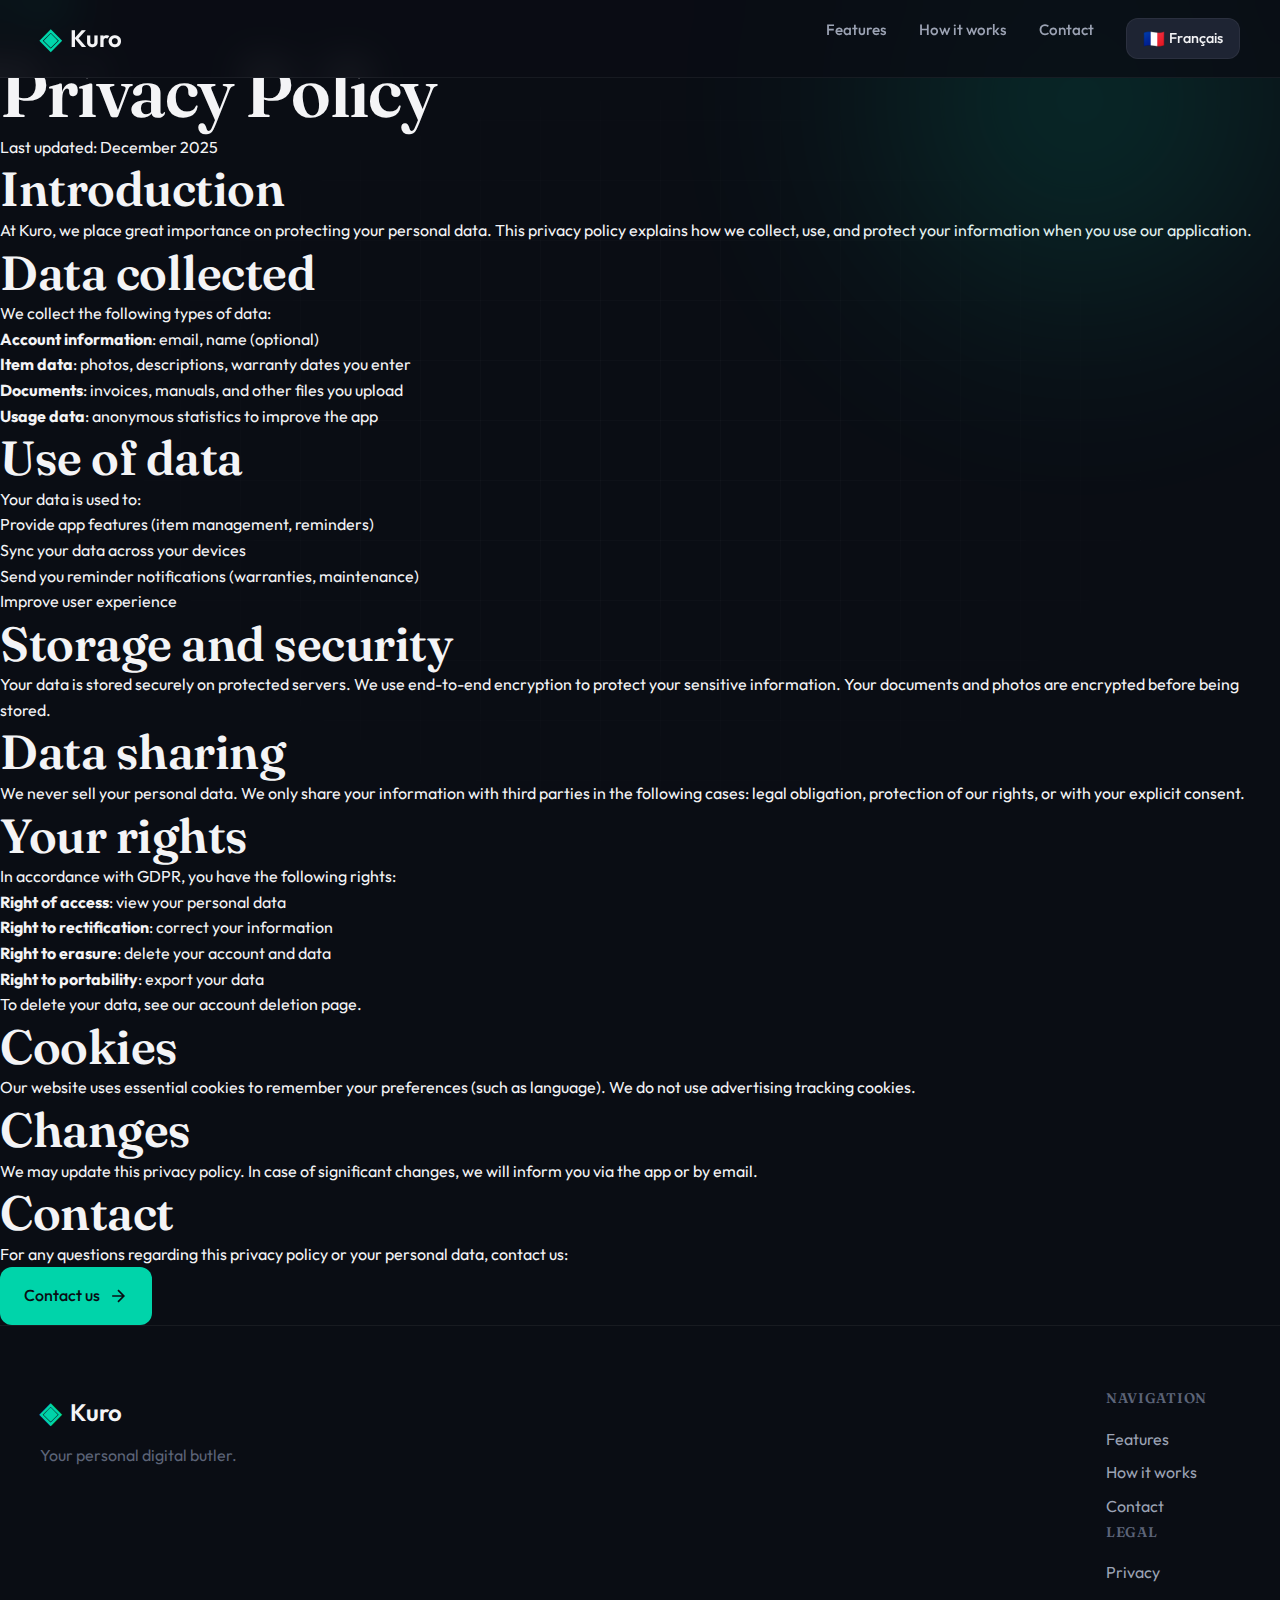
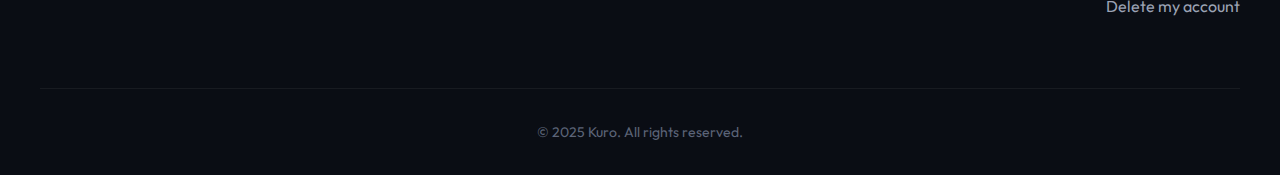
<file: privacy.html>
<!DOCTYPE html>
<html lang="fr">
<head>
    <meta charset="UTF-8">
    <meta name="viewport" content="width=device-width, initial-scale=1.0">
    <title>Politique de confidentialité - Kuro</title>
    <meta name="description" content="Politique de confidentialité de l'application Kuro.">
    <link rel="stylesheet" href="styles.css">
    <link rel="preconnect" href="https://fonts.googleapis.com">
    <link rel="preconnect" href="https://fonts.gstatic.com" crossorigin>
    <link href="https://fonts.googleapis.com/css2?family=Outfit:wght@300;400;500;600;700&family=Fraunces:opsz,wght@9..144,400;9..144,600;9..144,700&display=swap" rel="stylesheet">
</head>
<body>
    <!-- Navigation -->
    <nav class="navbar">
        <div class="nav-container">
            <a href="/" class="logo">
                <span class="logo-icon">◈</span>
                <span class="logo-text">Kuro</span>
            </a>
            <div class="nav-links">
                <a href="index.html#features" data-i18n="nav.features">Fonctionnalités</a>
                <a href="index.html#how-it-works" data-i18n="nav.how">Comment ça marche</a>
                <a href="contact.html" data-i18n="nav.contact">Contact</a>
                <button class="lang-switch" aria-label="Change language">
                    <span class="flag">🇬🇧</span>
                    <span class="lang-label">English</span>
                </button>
            </div>
            <button class="mobile-menu-btn" aria-label="Menu">
                <span></span>
                <span></span>
                <span></span>
            </button>
        </div>
    </nav>

    <!-- Mobile Menu -->
    <div class="mobile-menu">
        <a href="index.html#features" data-i18n="nav.features">Fonctionnalités</a>
        <a href="index.html#how-it-works" data-i18n="nav.how">Comment ça marche</a>
        <a href="contact.html" data-i18n="nav.contact">Contact</a>
        <button class="lang-switch mobile-lang">
            <span class="flag">🇬🇧</span>
            <span class="lang-label">English</span>
        </button>
    </div>

    <!-- Privacy Policy Section -->
    <section class="legal-page">
        <div class="legal-bg">
            <div class="grid-pattern"></div>
            <div class="gradient-orb orb-1"></div>
        </div>
        <div class="legal-container">
            <div class="legal-header">
                <span class="section-tag" data-i18n="privacy.tag">Légal</span>
                <h1 data-i18n="privacy.title">Politique de confidentialité</h1>
                <p class="legal-updated" data-i18n="privacy.updated">Dernière mise à jour : Décembre 2025</p>
            </div>
            
            <div class="legal-content">
                <div class="legal-card">
                    
                    <!-- Introduction -->
                    <div class="legal-section">
                        <h2 data-i18n="privacy.intro.title">Introduction</h2>
                        <p data-i18n="privacy.intro.text">
                            Chez Kuro, nous accordons une grande importance à la protection de vos données personnelles. Cette politique de confidentialité explique comment nous collectons, utilisons et protégeons vos informations lorsque vous utilisez notre application.
                        </p>
                    </div>

                    <!-- Data collected -->
                    <div class="legal-section">
                        <h2 data-i18n="privacy.collected.title">Données collectées</h2>
                        <p data-i18n="privacy.collected.intro">Nous collectons les types de données suivants :</p>
                        <ul>
                            <li data-i18n="privacy.collected.item1"><strong>Informations de compte</strong> : email, nom (optionnel)</li>
                            <li data-i18n="privacy.collected.item2"><strong>Données d'objets</strong> : photos, descriptions, dates de garantie que vous saisissez</li>
                            <li data-i18n="privacy.collected.item3"><strong>Documents</strong> : factures, manuels et autres fichiers que vous téléchargez</li>
                            <li data-i18n="privacy.collected.item4"><strong>Données d'utilisation</strong> : statistiques anonymes pour améliorer l'application</li>
                        </ul>
                    </div>

                    <!-- How we use data -->
                    <div class="legal-section">
                        <h2 data-i18n="privacy.usage.title">Utilisation des données</h2>
                        <p data-i18n="privacy.usage.intro">Vos données sont utilisées pour :</p>
                        <ul>
                            <li data-i18n="privacy.usage.item1">Fournir les fonctionnalités de l'application (gestion d'objets, rappels)</li>
                            <li data-i18n="privacy.usage.item2">Synchroniser vos données entre vos appareils</li>
                            <li data-i18n="privacy.usage.item3">Vous envoyer des notifications de rappel (garanties, entretiens)</li>
                            <li data-i18n="privacy.usage.item4">Améliorer l'expérience utilisateur</li>
                        </ul>
                    </div>

                    <!-- Storage and security -->
                    <div class="legal-section">
                        <h2 data-i18n="privacy.security.title">Stockage et sécurité</h2>
                        <p data-i18n="privacy.security.text">
                            Vos données sont stockées de manière sécurisée sur des serveurs protégés. Nous utilisons le chiffrement de bout en bout pour protéger vos informations sensibles. Vos documents et photos sont chiffrés avant d'être stockés.
                        </p>
                    </div>

                    <!-- Data sharing -->
                    <div class="legal-section">
                        <h2 data-i18n="privacy.sharing.title">Partage des données</h2>
                        <p data-i18n="privacy.sharing.text">
                            Nous ne vendons jamais vos données personnelles. Nous ne partageons vos informations avec des tiers que dans les cas suivants : obligation légale, protection de nos droits, ou avec votre consentement explicite.
                        </p>
                    </div>

                    <!-- User rights -->
                    <div class="legal-section">
                        <h2 data-i18n="privacy.rights.title">Vos droits</h2>
                        <p data-i18n="privacy.rights.intro">Conformément au RGPD, vous disposez des droits suivants :</p>
                        <ul>
                            <li data-i18n="privacy.rights.item1"><strong>Droit d'accès</strong> : consulter vos données personnelles</li>
                            <li data-i18n="privacy.rights.item2"><strong>Droit de rectification</strong> : corriger vos informations</li>
                            <li data-i18n="privacy.rights.item3"><strong>Droit à l'effacement</strong> : supprimer votre compte et vos données</li>
                            <li data-i18n="privacy.rights.item4"><strong>Droit à la portabilité</strong> : exporter vos données</li>
                        </ul>
                        <p>
                            <span data-i18n="privacy.rights.delete">Pour supprimer vos données, consultez notre </span>
                            <a href="delete-account.html" class="text-link" data-i18n="privacy.rights.deleteLink">page de suppression de compte</a>.
                        </p>
                    </div>

                    <!-- Cookies -->
                    <div class="legal-section">
                        <h2 data-i18n="privacy.cookies.title">Cookies</h2>
                        <p data-i18n="privacy.cookies.text">
                            Notre site web utilise des cookies essentiels pour mémoriser vos préférences (comme la langue). Nous n'utilisons pas de cookies de tracking publicitaire.
                        </p>
                    </div>

                    <!-- Changes -->
                    <div class="legal-section">
                        <h2 data-i18n="privacy.changes.title">Modifications</h2>
                        <p data-i18n="privacy.changes.text">
                            Nous pouvons mettre à jour cette politique de confidentialité. En cas de changements importants, nous vous en informerons via l'application ou par email.
                        </p>
                    </div>

                    <!-- Contact -->
                    <div class="legal-section">
                        <h2 data-i18n="privacy.contact.title">Contact</h2>
                        <p data-i18n="privacy.contact.text">
                            Pour toute question concernant cette politique de confidentialité ou vos données personnelles, contactez-nous :
                        </p>
                        <a href="contact.html" class="btn btn-primary">
                            <span data-i18n="privacy.contact.button">Nous contacter</span>
                            <svg width="20" height="20" viewBox="0 0 24 24" fill="none" stroke="currentColor" stroke-width="2">
                                <path d="M5 12h14M12 5l7 7-7 7"/>
                            </svg>
                        </a>
                    </div>

                </div>
            </div>
        </div>
    </section>

    <!-- Footer -->
    <footer class="footer">
        <div class="footer-container">
            <div class="footer-brand">
                <a href="/" class="logo">
                    <span class="logo-icon">◈</span>
                    <span class="logo-text">Kuro</span>
                </a>
                <p data-i18n="footer.tagline">Votre majordome numérique personnel.</p>
            </div>
            <div class="footer-links">
                <div class="footer-col">
                    <h4 data-i18n="footer.nav">Navigation</h4>
                    <a href="index.html#features" data-i18n="nav.features">Fonctionnalités</a>
                    <a href="index.html#how-it-works" data-i18n="nav.how">Comment ça marche</a>
                    <a href="contact.html" data-i18n="nav.contact">Contact</a>
                </div>
                <div class="footer-col">
                    <h4 data-i18n="footer.legal">Légal</h4>
                    <a href="privacy.html" data-i18n="footer.privacy">Confidentialité</a>
                    <a href="delete-account.html" data-i18n="footer.delete">Supprimer mon compte</a>
                </div>
            </div>
            <div class="footer-bottom">
                <p data-i18n="footer.rights">© 2025 Kuro. Tous droits réservés.</p>
            </div>
        </div>
    </footer>

    <script src="i18n/translations.js"></script>
    <script src="i18n/i18n.js"></script>
    <script src="script.js"></script>
</body>
</html>
</file>
<file: styles.css>
/* ========================================
   KURO - Landing Page Styles
   ======================================== */

/* CSS Variables */
:root {
    /* Colors - Deep navy with warm accents */
    --color-bg: #0a0d14;
    --color-bg-elevated: #12161f;
    --color-bg-card: #181d28;
    --color-surface: #1e2433;
    
    --color-text: #f4f4f6;
    --color-text-secondary: #9ca3b4;
    --color-text-muted: #5c6478;
    
    --color-accent: #00d4aa;
    --color-accent-light: #33debb;
    --color-accent-glow: rgba(0, 212, 170, 0.15);
    
    --color-warning: #ffb347;
    --color-success: #00d4aa;
    
    --color-border: rgba(255, 255, 255, 0.06);
    --color-border-light: rgba(255, 255, 255, 0.1);
    
    /* Typography */
    --font-display: 'Fraunces', Georgia, serif;
    --font-body: 'Outfit', -apple-system, BlinkMacSystemFont, sans-serif;
    
    /* Spacing */
    --space-xs: 0.25rem;
    --space-sm: 0.5rem;
    --space-md: 1rem;
    --space-lg: 1.5rem;
    --space-xl: 2rem;
    --space-2xl: 3rem;
    --space-3xl: 4rem;
    --space-4xl: 6rem;
    
    /* Border Radius */
    --radius-sm: 6px;
    --radius-md: 12px;
    --radius-lg: 20px;
    --radius-xl: 32px;
    
    /* Transitions */
    --transition-fast: 150ms ease;
    --transition-base: 250ms ease;
    --transition-slow: 400ms ease;
}

/* Reset & Base */
*, *::before, *::after {
    box-sizing: border-box;
    margin: 0;
    padding: 0;
}

html {
    scroll-behavior: smooth;
}

body {
    font-family: var(--font-body);
    font-size: 16px;
    line-height: 1.6;
    color: var(--color-text);
    background-color: var(--color-bg);
    -webkit-font-smoothing: antialiased;
    -moz-osx-font-smoothing: grayscale;
    overflow-x: hidden;
}

a {
    color: inherit;
    text-decoration: none;
}

img {
    max-width: 100%;
    height: auto;
}

button {
    font-family: inherit;
    cursor: pointer;
    border: none;
    background: none;
}

/* ========================================
   Typography
   ======================================== */

h1, h2, h3, h4, h5, h6 {
    font-family: var(--font-display);
    font-weight: 600;
    line-height: 1.2;
}

h1 {
    font-size: clamp(2.5rem, 6vw, 4.5rem);
    letter-spacing: -0.02em;
}

h2 {
    font-size: clamp(2rem, 4vw, 3rem);
    letter-spacing: -0.01em;
}

h3 {
    font-size: 1.25rem;
    font-family: var(--font-body);
    font-weight: 600;
}

.highlight {
    color: var(--color-accent);
}

/* ========================================
   Navigation
   ======================================== */

.navbar {
    position: fixed;
    top: 0;
    left: 0;
    right: 0;
    z-index: 1000;
    padding: var(--space-md) var(--space-xl);
    background: rgba(10, 13, 20, 0.8);
    backdrop-filter: blur(20px);
    border-bottom: 1px solid var(--color-border);
}

.nav-container {
    max-width: 1200px;
    margin: 0 auto;
    display: flex;
    align-items: center;
    justify-content: space-between;
}

.logo {
    display: flex;
    align-items: center;
    gap: var(--space-sm);
    font-size: 1.5rem;
    font-weight: 600;
}

.logo-icon {
    color: var(--color-accent);
    font-size: 1.75rem;
}

.nav-links {
    display: flex;
    gap: var(--space-xl);
}

.nav-links a {
    color: var(--color-text-secondary);
    font-size: 0.95rem;
    font-weight: 500;
    transition: color var(--transition-fast);
    position: relative;
}

.nav-links a::after {
    content: '';
    position: absolute;
    bottom: -4px;
    left: 0;
    width: 0;
    height: 2px;
    background: var(--color-accent);
    transition: width var(--transition-base);
}

.nav-links a:hover,
.nav-links a.active {
    color: var(--color-text);
}

.nav-links a:hover::after,
.nav-links a.active::after {
    width: 100%;
}

/* Language Switcher */
.lang-switch {
    display: inline-flex;
    align-items: center;
    gap: var(--space-xs);
    padding: var(--space-sm) var(--space-md);
    background: var(--color-surface);
    border: 1px solid var(--color-border);
    border-radius: var(--radius-md);
    color: var(--color-text);
    font-size: 0.9rem;
    font-weight: 500;
    cursor: pointer;
    transition: all var(--transition-fast);
}

.lang-switch:hover {
    border-color: var(--color-accent);
    background: var(--color-bg-card);
}

.lang-switch .flag {
    font-size: 1.1rem;
}

.lang-switch .lang-label {
    display: none;
}

@media (min-width: 768px) {
    .lang-switch .lang-label {
        display: inline;
    }
}

.mobile-lang {
    width: 100%;
    justify-content: center;
    margin-top: var(--space-md);
    padding: var(--space-md);
}

.mobile-lang .lang-label {
    display: inline;
}

.footer-lang {
    background: transparent;
    border: none;
    padding: var(--space-xs) 0;
    color: var(--color-text-secondary);
}

.footer-lang:hover {
    color: var(--color-accent);
    background: transparent;
}

.mobile-menu-btn {
    display: none;
    flex-direction: column;
    gap: 5px;
    padding: var(--space-sm);
}

.mobile-menu-btn span {
    display: block;
    width: 24px;
    height: 2px;
    background: var(--color-text);
    transition: var(--transition-base);
}

.mobile-menu {
    display: none;
    position: fixed;
    top: 70px;
    left: 0;
    right: 0;
    background: var(--color-bg-elevated);
    padding: var(--space-lg);
    flex-direction: column;
    gap: var(--space-md);
    border-bottom: 1px solid var(--color-border);
    z-index: 999;
}

.mobile-menu.active {
    display: flex;
}

.mobile-menu a {
    color: var(--color-text-secondary);
    font-size: 1.1rem;
    padding: var(--space-sm) 0;
}

/* ========================================
   Buttons
   ======================================== */

.btn {
    display: inline-flex;
    align-items: center;
    gap: var(--space-sm);
    padding: var(--space-md) var(--space-lg);
    font-size: 1rem;
    font-weight: 500;
    border-radius: var(--radius-md);
    transition: all var(--transition-base);
}

.btn-primary {
    background: var(--color-accent);
    color: var(--color-bg);
}

.btn-primary:hover {
    background: var(--color-accent-light);
    transform: translateY(-2px);
    box-shadow: 0 10px 40px var(--color-accent-glow);
}

.btn-secondary {
    background: var(--color-surface);
    color: var(--color-text);
    border: 1px solid var(--color-border-light);
}

.btn-secondary:hover {
    background: var(--color-bg-card);
    border-color: var(--color-accent);
}

.btn-large {
    padding: var(--space-lg) var(--space-xl);
    font-size: 1.1rem;
}

.btn-full {
    width: 100%;
    justify-content: center;
}

/* ========================================
   Hero Section
   ======================================== */

.hero {
    position: relative;
    min-height: 100vh;
    display: grid;
    grid-template-columns: 1fr 1fr;
    gap: var(--space-3xl);
    align-items: center;
    padding: calc(80px + var(--space-4xl)) var(--space-xl) var(--space-4xl);
    max-width: 1400px;
    margin: 0 auto;
}

.hero-bg {
    position: absolute;
    inset: 0;
    overflow: hidden;
    z-index: -1;
}

.grid-pattern {
    position: absolute;
    inset: 0;
    background-image: 
        linear-gradient(rgba(255, 255, 255, 0.02) 1px, transparent 1px),
        linear-gradient(90deg, rgba(255, 255, 255, 0.02) 1px, transparent 1px);
    background-size: 60px 60px;
    mask-image: radial-gradient(ellipse at center, black 20%, transparent 70%);
}

.gradient-orb {
    position: absolute;
    border-radius: 50%;
    filter: blur(100px);
    opacity: 0.5;
}

.orb-1 {
    width: 600px;
    height: 600px;
    background: radial-gradient(circle, var(--color-accent) 0%, transparent 70%);
    top: -200px;
    right: -100px;
    opacity: 0.2;
}

.orb-2 {
    width: 400px;
    height: 400px;
    background: radial-gradient(circle, #6366f1 0%, transparent 70%);
    bottom: -100px;
    left: -100px;
    opacity: 0.15;
}

.orb-3 {
    width: 500px;
    height: 500px;
    background: radial-gradient(circle, #f59e0b 0%, transparent 70%);
    top: 50%;
    left: 50%;
    transform: translate(-50%, -50%);
    opacity: 0.1;
}

.hero-content {
    animation: fadeInUp 0.8s ease forwards;
}

.hero-badge {
    display: inline-flex;
    align-items: center;
    gap: var(--space-sm);
    padding: var(--space-sm) var(--space-md);
    background: var(--color-accent-glow);
    border: 1px solid rgba(0, 212, 170, 0.2);
    border-radius: var(--radius-xl);
    font-size: 0.875rem;
    color: var(--color-accent);
    margin-bottom: var(--space-lg);
}

.badge-dot {
    width: 8px;
    height: 8px;
    background: var(--color-accent);
    border-radius: 50%;
    animation: pulse 2s infinite;
}

@keyframes pulse {
    0%, 100% { opacity: 1; }
    50% { opacity: 0.5; }
}

.hero-subtitle {
    font-size: 1.25rem;
    color: var(--color-text-secondary);
    margin: var(--space-lg) 0 var(--space-xl);
    max-width: 500px;
}

.hero-cta {
    display: flex;
    gap: var(--space-md);
    flex-wrap: wrap;
}

.hero-visual {
    display: flex;
    justify-content: center;
    animation: fadeInUp 0.8s ease 0.2s forwards;
    opacity: 0;
}

.device-frame {
    background: var(--color-bg-card);
    border: 1px solid var(--color-border-light);
    border-radius: var(--radius-xl);
    padding: var(--space-md);
    box-shadow: 
        0 20px 60px rgba(0, 0, 0, 0.4),
        0 0 0 1px rgba(255, 255, 255, 0.05) inset;
}

.device-screen {
    background: var(--color-bg);
    border-radius: var(--radius-lg);
    overflow: hidden;
    width: 320px;
}

.app-preview {
    padding: var(--space-lg);
}

.preview-header {
    display: flex;
    justify-content: space-between;
    align-items: center;
    margin-bottom: var(--space-lg);
}

.preview-title {
    font-weight: 600;
    font-size: 1.1rem;
}

.preview-count {
    font-size: 0.875rem;
    color: var(--color-text-muted);
}

.preview-card {
    display: flex;
    align-items: center;
    gap: var(--space-md);
    padding: var(--space-md);
    background: var(--color-bg-elevated);
    border: 1px solid var(--color-border);
    border-radius: var(--radius-md);
    margin-bottom: var(--space-sm);
}

.preview-card.card-1 { animation: slideInCard 0.6s ease 0.4s forwards; opacity: 0; }
.preview-card.card-2 { animation: slideInCard 0.6s ease 0.6s forwards; opacity: 0; }
.preview-card.card-3 { animation: slideInCard 0.6s ease 0.8s forwards; opacity: 0; }

@keyframes slideInCard {
    from {
        opacity: 0;
        transform: translateX(-20px);
    }
    to {
        opacity: 1;
        transform: translateX(0);
    }
}

.card-icon {
    font-size: 1.5rem;
    width: 40px;
    height: 40px;
    display: flex;
    align-items: center;
    justify-content: center;
    background: var(--color-surface);
    border-radius: var(--radius-sm);
}

.card-info {
    flex: 1;
}

.card-name {
    font-weight: 500;
    font-size: 0.9rem;
    margin-bottom: 2px;
}

.card-meta {
    font-size: 0.75rem;
    color: var(--color-text-muted);
}

.card-status {
    width: 10px;
    height: 10px;
    border-radius: 50%;
}

.status-ok {
    background: var(--color-success);
    box-shadow: 0 0 10px var(--color-accent-glow);
}

.status-warning {
    background: var(--color-warning);
    box-shadow: 0 0 10px rgba(255, 179, 71, 0.3);
}

@keyframes fadeInUp {
    from {
        opacity: 0;
        transform: translateY(30px);
    }
    to {
        opacity: 1;
        transform: translateY(0);
    }
}

/* ========================================
   Features Section
   ======================================== */

.features {
    padding: var(--space-4xl) var(--space-xl);
    background: var(--color-bg-elevated);
}

.section-container {
    max-width: 1200px;
    margin: 0 auto;
}

.section-header {
    text-align: center;
    margin-bottom: var(--space-3xl);
}

.section-tag {
    display: inline-block;
    padding: var(--space-xs) var(--space-md);
    background: var(--color-accent-glow);
    border: 1px solid rgba(0, 212, 170, 0.2);
    border-radius: var(--radius-xl);
    font-size: 0.875rem;
    color: var(--color-accent);
    margin-bottom: var(--space-md);
    text-transform: uppercase;
    letter-spacing: 0.05em;
}

.features-grid {
    display: grid;
    grid-template-columns: repeat(3, 1fr);
    gap: var(--space-lg);
}

.feature-card {
    background: var(--color-bg-card);
    border: 1px solid var(--color-border);
    border-radius: var(--radius-lg);
    padding: var(--space-xl);
    transition: all var(--transition-base);
}

.feature-card:hover {
    border-color: var(--color-accent);
    transform: translateY(-4px);
    box-shadow: 0 20px 40px rgba(0, 0, 0, 0.2);
}

.feature-icon {
    width: 56px;
    height: 56px;
    display: flex;
    align-items: center;
    justify-content: center;
    background: var(--color-accent-glow);
    border-radius: var(--radius-md);
    margin-bottom: var(--space-lg);
    color: var(--color-accent);
}

.feature-card h3 {
    margin-bottom: var(--space-sm);
}

.feature-card p {
    color: var(--color-text-secondary);
    font-size: 0.95rem;
}

/* ========================================
   How it Works Section
   ======================================== */

.how-it-works {
    padding: var(--space-4xl) var(--space-xl);
}

.steps {
    display: flex;
    flex-direction: column;
    gap: var(--space-xl);
    max-width: 700px;
    margin: 0 auto;
}

.step {
    display: flex;
    gap: var(--space-xl);
    align-items: flex-start;
    padding: var(--space-xl);
    background: var(--color-bg-elevated);
    border: 1px solid var(--color-border);
    border-radius: var(--radius-lg);
    transition: all var(--transition-base);
}

.step:hover {
    border-color: var(--color-accent);
}

.step-number {
    font-family: var(--font-display);
    font-size: 2.5rem;
    font-weight: 700;
    color: var(--color-accent);
    line-height: 1;
    opacity: 0.5;
}

.step-content h3 {
    margin-bottom: var(--space-sm);
}

.step-content p {
    color: var(--color-text-secondary);
}

/* ========================================
   CTA Section
   ======================================== */

.cta-section {
    padding: var(--space-4xl) var(--space-xl);
}

.cta-container {
    position: relative;
    max-width: 900px;
    margin: 0 auto;
    padding: var(--space-3xl);
    background: var(--color-bg-card);
    border: 1px solid var(--color-border);
    border-radius: var(--radius-xl);
    overflow: hidden;
}

.cta-bg {
    position: absolute;
    inset: 0;
    overflow: hidden;
}

.cta-pattern {
    position: absolute;
    inset: 0;
    background: radial-gradient(circle at 30% 50%, var(--color-accent-glow) 0%, transparent 50%);
}

.cta-content {
    position: relative;
    text-align: center;
}

.cta-content h2 {
    margin-bottom: var(--space-md);
}

.cta-content p {
    color: var(--color-text-secondary);
    margin-bottom: var(--space-xl);
    font-size: 1.1rem;
}

/* ========================================
   Contact Page
   ======================================== */

.contact-hero {
    position: relative;
    min-height: 100vh;
    padding: calc(80px + var(--space-4xl)) var(--space-xl) var(--space-4xl);
}

.contact-bg {
    position: absolute;
    inset: 0;
    overflow: hidden;
    z-index: -1;
}

.contact-container {
    max-width: 1000px;
    margin: 0 auto;
}

.contact-header {
    text-align: center;
    margin-bottom: var(--space-3xl);
}

.contact-header h1 {
    margin-bottom: var(--space-md);
}

.contact-header p {
    color: var(--color-text-secondary);
    font-size: 1.1rem;
}

.contact-content {
    display: grid;
    grid-template-columns: 1fr 1.5fr;
    gap: var(--space-2xl);
}

.contact-info {
    display: flex;
    flex-direction: column;
    gap: var(--space-md);
}

.info-card {
    display: flex;
    align-items: center;
    gap: var(--space-md);
    padding: var(--space-lg);
    background: var(--color-bg-elevated);
    border: 1px solid var(--color-border);
    border-radius: var(--radius-md);
}

.info-icon {
    width: 48px;
    height: 48px;
    display: flex;
    align-items: center;
    justify-content: center;
    background: var(--color-accent-glow);
    border-radius: var(--radius-sm);
    color: var(--color-accent);
}

.info-text h3 {
    font-size: 0.875rem;
    color: var(--color-text-muted);
    text-transform: uppercase;
    letter-spacing: 0.05em;
    margin-bottom: var(--space-xs);
}

.info-text p {
    font-size: 1rem;
}

.contact-form {
    background: var(--color-bg-elevated);
    border: 1px solid var(--color-border);
    border-radius: var(--radius-lg);
    padding: var(--space-xl);
}

.form-group {
    margin-bottom: var(--space-lg);
}

.form-group label {
    display: block;
    font-size: 0.9rem;
    font-weight: 500;
    margin-bottom: var(--space-sm);
    color: var(--color-text-secondary);
}

.form-group input,
.form-group select,
.form-group textarea {
    width: 100%;
    padding: var(--space-md);
    background: var(--color-bg);
    border: 1px solid var(--color-border);
    border-radius: var(--radius-sm);
    color: var(--color-text);
    font-family: inherit;
    font-size: 1rem;
    transition: border-color var(--transition-fast);
}

.form-group input::placeholder,
.form-group textarea::placeholder {
    color: var(--color-text-muted);
}

.form-group input:focus,
.form-group select:focus,
.form-group textarea:focus {
    outline: none;
    border-color: var(--color-accent);
}

.form-group select {
    cursor: pointer;
    appearance: none;
    background-image: url("data:image/svg+xml,%3Csvg xmlns='http://www.w3.org/2000/svg' width='16' height='16' viewBox='0 0 24 24' fill='none' stroke='%239ca3b4' stroke-width='2'%3E%3Cpath d='M6 9l6 6 6-6'/%3E%3C/svg%3E");
    background-repeat: no-repeat;
    background-position: right 12px center;
}

.form-group textarea {
    resize: vertical;
    min-height: 120px;
}

/* Modal */
.modal {
    display: none;
    position: fixed;
    inset: 0;
    background: rgba(0, 0, 0, 0.8);
    backdrop-filter: blur(8px);
    z-index: 2000;
    align-items: center;
    justify-content: center;
    padding: var(--space-xl);
}

.modal.active {
    display: flex;
}

.modal-content {
    background: var(--color-bg-elevated);
    border: 1px solid var(--color-border);
    border-radius: var(--radius-lg);
    padding: var(--space-2xl);
    text-align: center;
    max-width: 400px;
    animation: modalIn 0.3s ease;
}

@keyframes modalIn {
    from {
        opacity: 0;
        transform: scale(0.9);
    }
    to {
        opacity: 1;
        transform: scale(1);
    }
}

.modal-icon {
    width: 80px;
    height: 80px;
    display: flex;
    align-items: center;
    justify-content: center;
    background: var(--color-accent-glow);
    border-radius: 50%;
    margin: 0 auto var(--space-lg);
    color: var(--color-accent);
}

.modal-content h3 {
    font-family: var(--font-display);
    font-size: 1.5rem;
    margin-bottom: var(--space-sm);
}

.modal-content p {
    color: var(--color-text-secondary);
    margin-bottom: var(--space-lg);
}

/* ========================================
   Footer
   ======================================== */

.footer {
    padding: var(--space-3xl) var(--space-xl) var(--space-xl);
    border-top: 1px solid var(--color-border);
}

.footer-container {
    max-width: 1200px;
    margin: 0 auto;
    display: grid;
    grid-template-columns: 1fr auto;
    gap: var(--space-3xl);
}

.footer-brand p {
    color: var(--color-text-muted);
    margin-top: var(--space-sm);
}

.footer-col h4 {
    font-size: 0.875rem;
    text-transform: uppercase;
    letter-spacing: 0.05em;
    color: var(--color-text-muted);
    margin-bottom: var(--space-md);
}

.footer-col a {
    display: block;
    color: var(--color-text-secondary);
    padding: var(--space-xs) 0;
    transition: color var(--transition-fast);
}

.footer-col a:hover {
    color: var(--color-accent);
}

.footer-bottom {
    grid-column: 1 / -1;
    padding-top: var(--space-xl);
    border-top: 1px solid var(--color-border);
    text-align: center;
    color: var(--color-text-muted);
    font-size: 0.875rem;
}

/* ========================================
   Responsive Design
   ======================================== */

@media (max-width: 1024px) {
    .hero {
        grid-template-columns: 1fr;
        text-align: center;
        padding-top: calc(80px + var(--space-3xl));
    }
    
    .hero-subtitle {
        margin-left: auto;
        margin-right: auto;
    }
    
    .hero-cta {
        justify-content: center;
    }
    
    .hero-visual {
        order: -1;
    }
    
    .features-grid {
        grid-template-columns: repeat(2, 1fr);
    }
    
    .contact-content {
        grid-template-columns: 1fr;
    }
    
    .contact-info {
        flex-direction: row;
        flex-wrap: wrap;
    }
    
    .info-card {
        flex: 1;
        min-width: 200px;
    }
}

@media (max-width: 768px) {
    .nav-links {
        display: none;
    }
    
    .mobile-menu-btn {
        display: flex;
    }
    
    .features-grid {
        grid-template-columns: 1fr;
    }
    
    .step {
        flex-direction: column;
        text-align: center;
    }
    
    .footer-container {
        grid-template-columns: 1fr;
        text-align: center;
    }
    
    .device-screen {
        width: 280px;
    }
    
    .info-card {
        min-width: 100%;
    }
}

@media (max-width: 480px) {
    :root {
        --space-xl: 1.5rem;
        --space-2xl: 2rem;
        --space-3xl: 3rem;
        --space-4xl: 4rem;
    }
    
    .hero-cta {
        flex-direction: column;
        align-items: stretch;
    }
    
    .btn {
        justify-content: center;
    }
}
</file>
